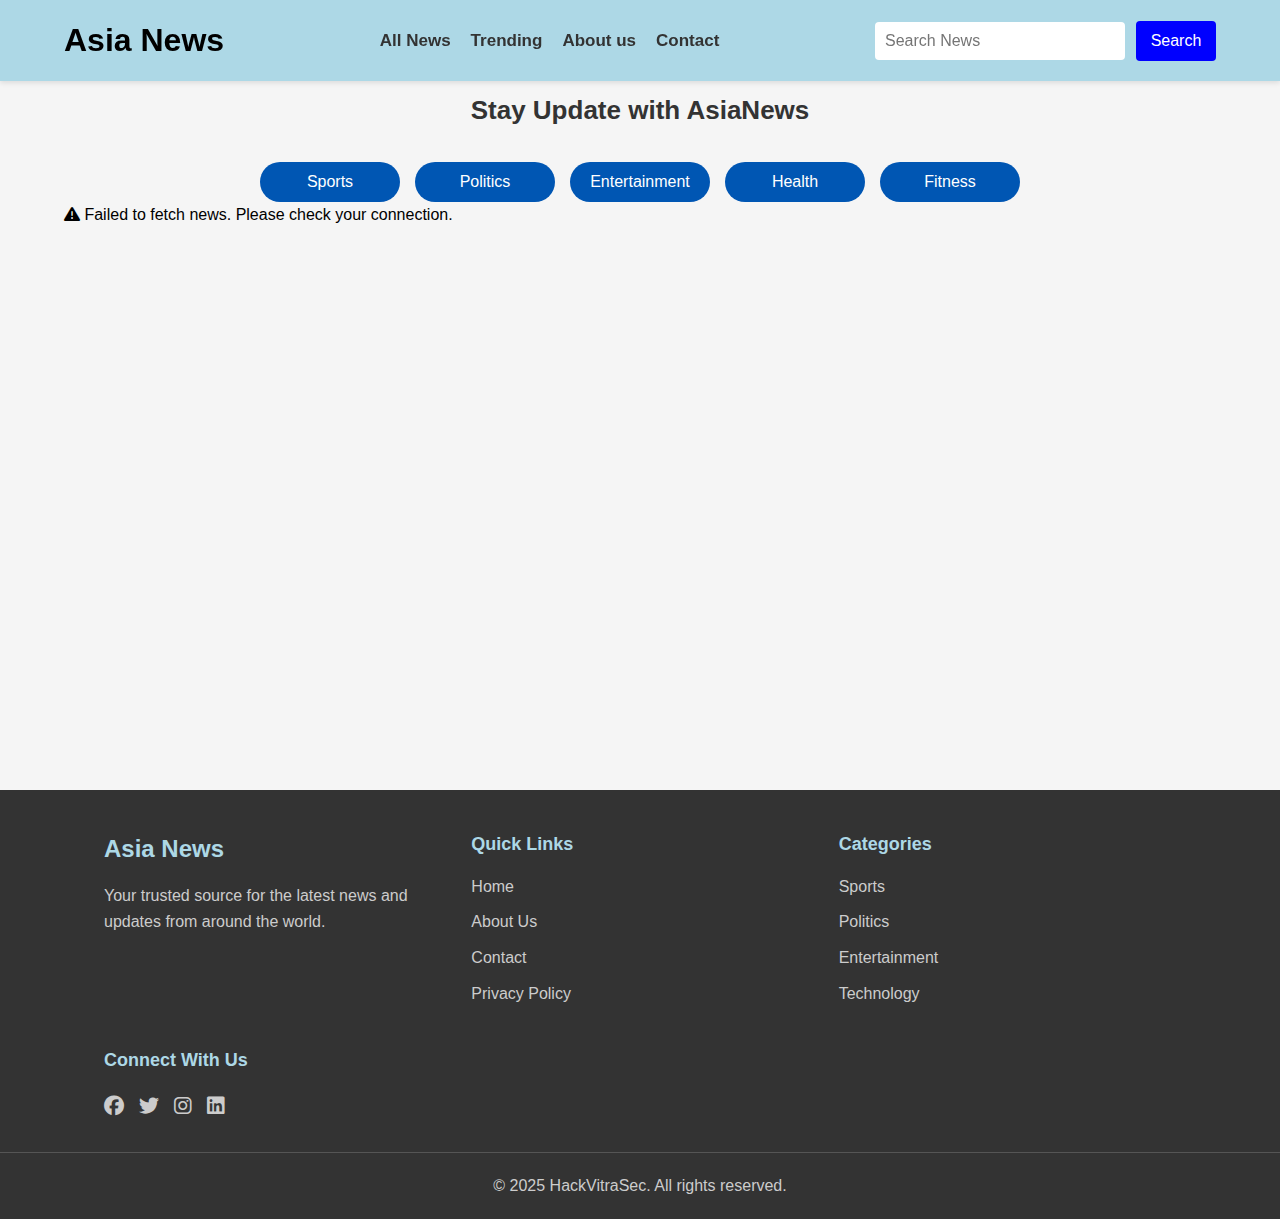
<file: index.html>
<!DOCTYPE html>
<html lang="en">
<head>
    <meta charset="UTF-8">
    <meta name="viewport" content="width=device-width, initial-scale=1.0">
    <title>Asia News</title>
    <link rel="stylesheet" href="style.css">
    <link rel="stylesheet" href="https://cdnjs.cloudflare.com/ajax/libs/font-awesome/6.4.0/css/all.min.css">
</head>
<body>
    <nav>
        <a href="index.html" style="text-decoration: none; color: inherit;">
            <h1>Asia News</h1>
        </a>
        
        <div class="hamburger-menu" id="hamburgerMenu">
            <i class="fas fa-bars"></i>
        </div>
        
        <ul class="nav-links" id="navLinks">
            <li><a href="#" class="nav-link">All News</a></li>
            <li><a href="#" class="nav-link">Trending</a></li>
            <li><a href="./about.html" class="nav-link">About us</a></li>
            <li><a href="./" class="nav-link">Contact</a></li>
        </ul>
        
        <div class="searchBar">
            <input type="text" placeholder="Search News" id="searchInput">
            <button id="searchBtn">Search</button>
        </div>
    </nav>
    
   <div class="mobile-menu" id="mobileMenu">
        <ul>
            <li><a href="index.html" class="mobile-nav-link">All News</a></li>
            <li><a href="#" class="mobile-nav-link">Trending</a></li>
            <li><a href="about.html" class="mobile-nav-link">About</a></li>
            <li><a href="contact.html" class="mobile-nav-link">Contact us</a></li>
        </ul>
    </div>
    
    <main>
        <div>
            <p class="head">Stay Update with AsiaNews</p>
        </div>
        
        <div class="categoryBtn">
            <button value="sports">Sports</button>
            <button value="politics">Politics</button>
            <button value="entertainment">Entertainment</button>
            <button value="health">Health</button>
            <button value="fitness">Fitness</button>
        </div>
        
        <div id="newsContainer"></div>
    </main>
    
    <footer>
        <div class="footer-content">
            <div class="footer-section">
                <h3>Asia News</h3>
                <p>Your trusted source for the latest news and updates from around the world.</p>
            </div>
            
            <div class="footer-section">
                <h4>Quick Links</h4>
                <ul>
                    <li><a href="#">Home</a></li>
                    <li><a href="#">About Us</a></li>
                    <li><a href="#">Contact</a></li>
                    <li><a href="#">Privacy Policy</a></li>
                </ul>
            </div>
            
            <div class="footer-section">
                <h4>Categories</h4>
                <ul>
                    <li><a href="#">Sports</a></li>
                    <li><a href="#">Politics</a></li>
                    <li><a href="#">Entertainment</a></li>
                    <li><a href="#">Technology</a></li>
                </ul>
            </div>
            
            <div class="footer-section">
                <h4>Connect With Us</h4>
                <div class="social-links">
                    <a href="#"><i class="fab fa-facebook"></i></a>
                    <a href="#"><i class="fab fa-twitter"></i></a>
                    <a href="#"><i class="fab fa-instagram"></i></a>
                    <a href="#"><i class="fab fa-linkedin"></i></a>
                </div>
            </div>
        </div>
        
        <div class="footer-bottom">
            <p>&copy; 2025 HackVitraSec. All rights reserved.</p>
        </div>
    </footer>
    
    <script src="script.js"></script>
</body>
</html>
</file>
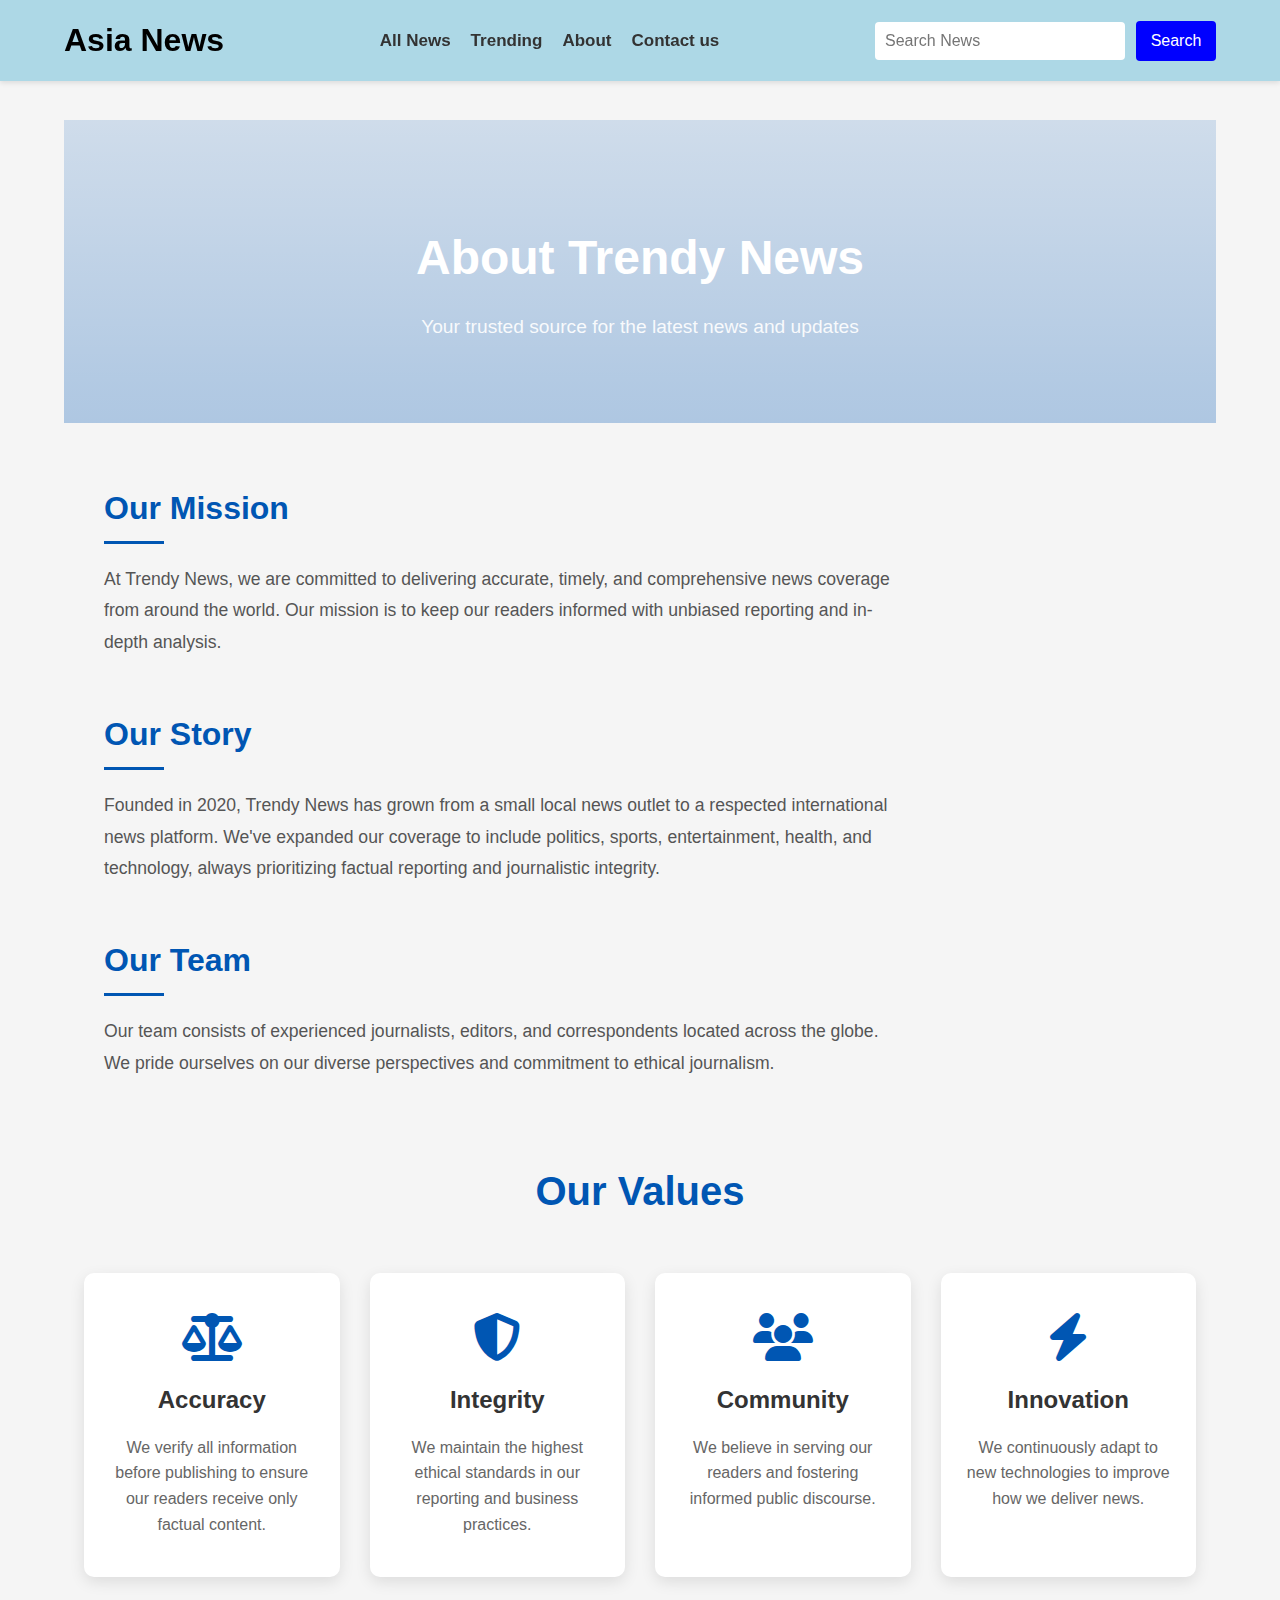
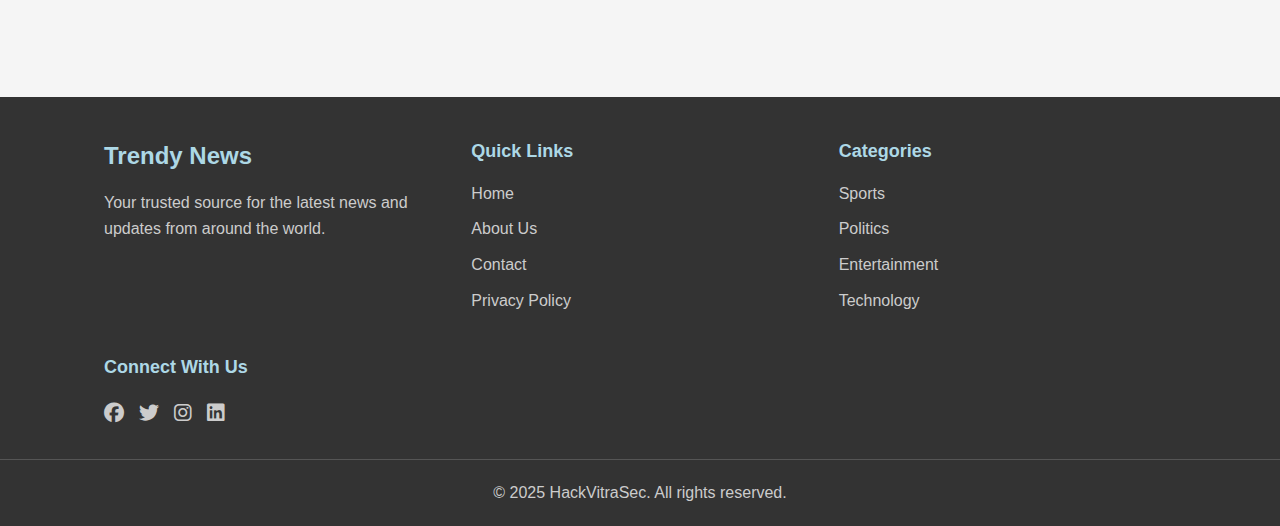
<file: about.html>
<!DOCTYPE html>
<html lang="en">
<head>
    <meta charset="UTF-8">
    <meta name="viewport" content="width=device-width, initial-scale=1.0">
    <title>About Us - Trendy News</title>
    <link rel="stylesheet" href="style.css">
    <link rel="stylesheet" href="about.css">
    <link rel="stylesheet" href="https://cdnjs.cloudflare.com/ajax/libs/font-awesome/6.4.0/css/all.min.css">
</head>
<body>
    <nav>
        <a href="index.html" style="text-decoration: none; color: inherit;">
            <h1>Asia News</h1>
        </a>
        
        <div class="hamburger-menu" id="hamburgerMenu">
            <i class="fas fa-bars"></i>
        </div>
        
        <ul class="nav-links" id="navLinks">
            <li><a href="index.html" class="nav-link">All News</a></li>
            <li><a href="#" class="nav-link">Trending</a></li>
            <li><a href="about.html" class="nav-link">About</a></li>
            <li><a href="contact.html" class="nav-link">Contact us</a></li>
        </ul>
        
        <div class="searchBar">
            <input type="text" placeholder="Search News" id="searchInput">
            <button id="searchBtn">Search</button>
        </div>
    </nav>
    
    <div class="mobile-menu" id="mobileMenu">
        <ul>
            <li><a href="index.html" class="mobile-nav-link">All News</a></li>
            <li><a href="#" class="mobile-nav-link">Trending</a></li>
            <li><a href="about.html" class="mobile-nav-link">About</a></li>
            <li><a href="contact.html" class="mobile-nav-link">Contact us</a></li>
        </ul>
    </div>
    
    <main>
        <div class="about-hero">
            <h1>About Trendy News</h1>
            <p>Your trusted source for the latest news and updates</p>
        </div>
        
        <div class="about-content">
            <div class="about-section">
                <h2>Our Mission</h2>
                <p>At Trendy News, we are committed to delivering accurate, timely, and comprehensive news coverage from around the world. Our mission is to keep our readers informed with unbiased reporting and in-depth analysis.</p>
            </div>
            
            <div class="about-section">
                <h2>Our Story</h2>
                <p>Founded in 2020, Trendy News has grown from a small local news outlet to a respected international news platform. We've expanded our coverage to include politics, sports, entertainment, health, and technology, always prioritizing factual reporting and journalistic integrity.</p>
            </div>
            
            <div class="about-section">
                <h2>Our Team</h2>
                <p>Our team consists of experienced journalists, editors, and correspondents located across the globe. We pride ourselves on our diverse perspectives and commitment to ethical journalism.</p>
            </div>
            
            <div class="values-section">
                <h2>Our Values</h2>
                <div class="values-grid">
                    <div class="value-card">
                        <i class="fas fa-balance-scale"></i>
                        <h3>Accuracy</h3>
                        <p>We verify all information before publishing to ensure our readers receive only factual content.</p>
                    </div>
                    <div class="value-card">
                        <i class="fas fa-shield-alt"></i>
                        <h3>Integrity</h3>
                        <p>We maintain the highest ethical standards in our reporting and business practices.</p>
                    </div>
                    <div class="value-card">
                        <i class="fas fa-users"></i>
                        <h3>Community</h3>
                        <p>We believe in serving our readers and fostering informed public discourse.</p>
                    </div>
                    <div class="value-card">
                        <i class="fas fa-bolt"></i>
                        <h3>Innovation</h3>
                        <p>We continuously adapt to new technologies to improve how we deliver news.</p>
                    </div>
                </div>
            </div>
        </div>
    </main>
    
    <footer>
        <div class="footer-content">
            <div class="footer-section">
                <h3>Trendy News</h3>
                <p>Your trusted source for the latest news and updates from around the world.</p>
            </div>
            
            <div class="footer-section">
                <h4>Quick Links</h4>
                <ul>
                    <li><a href="index.html">Home</a></li>
                    <li><a href="about.html">About Us</a></li>
                    <li><a href="contact.html">Contact</a></li>
                    <li><a href="#">Privacy Policy</a></li>
                </ul>
            </div>
            
            <div class="footer-section">
                <h4>Categories</h4>
                <ul>
                    <li><a href="#">Sports</a></li>
                    <li><a href="#">Politics</a></li>
                    <li><a href="#">Entertainment</a></li>
                    <li><a href="#">Technology</a></li>
                </ul>
            </div>
            
            <div class="footer-section">
                <h4>Connect With Us</h4>
                <div class="social-links">
                    <a href="#"><i class="fab fa-facebook"></i></a>
                    <a href="#"><i class="fab fa-twitter"></i></a>
                    <a href="#"><i class="fab fa-instagram"></i></a>
                    <a href="#"><i class="fab fa-linkedin"></i></a>
                </div>
            </div>
        </div>
        
        <div class="footer-bottom">
            <p>&copy; 2025 HackVitraSec. All rights reserved.</p>
        </div>
    </footer>
    
    <script src="script.js"></script>
</body>
</html>
</file>
<file: about.css>
/* About Page Styles */
.about-hero {
   background: linear-gradient(rgba(0, 86, 179, 0.1), rgba(0, 86, 179, 0.5)), 
                 url('https://images.unsplash.com/photo-1495020689067-958852a7765e?ixlib=rb-4.0.3&auto=format&fit=crop&w=2000&q=80');
    background-size: cover;
    background-position: center;
    background-attachment: fixed;
    color: white;
    text-align: center;
    padding: 100px 20px 80px;
    margin-top: 60px;
}
.about-hero h1 {
    font-size: 3rem;
    margin-bottom: 15px;
    font-weight: 700;
}

.about-hero p {
    font-size: 1.2rem;
    max-width: 600px;
    margin: 0 auto;
    opacity: 0.9;
}

.about-content {
    max-width: 1200px;
    margin: 0 auto;
    padding: 60px 20px;
}

.about-section {
    margin-bottom: 50px;
    padding: 0 20px;
}

.about-section h2 {
    color: #0056b3;
    font-size: 2rem;
    margin-bottom: 20px;
    position: relative;
    padding-bottom: 10px;
}

.about-section h2::after {
    content: '';
    position: absolute;
    bottom: 0;
    left: 0;
    width: 60px;
    height: 3px;
    background-color: #0056b3;
}

.about-section p {
    font-size: 1.1rem;
    line-height: 1.8;
    color: #555;
    max-width: 800px;
}

.values-section {
    margin-top: 80px;
    text-align: center;
}

.values-section h2 {
    color: #0056b3;
    font-size: 2.5rem;
    margin-bottom: 50px;
}

.values-grid {
    display: grid;
    grid-template-columns: repeat(auto-fit, minmax(250px, 1fr));
    gap: 30px;
    margin-top: 30px;
}

.value-card {
    background: white;
    padding: 40px 25px;
    border-radius: 10px;
    box-shadow: 0 5px 15px rgba(0, 0, 0, 0.1);
    transition: transform 0.3s ease, box-shadow 0.3s ease;
}

.value-card:hover {
    transform: translateY(-10px);
    box-shadow: 0 15px 30px rgba(0, 0, 0, 0.15);
}

.value-card i {
    font-size: 3rem;
    color: #0056b3;
    margin-bottom: 20px;
}

.value-card h3 {
    font-size: 1.5rem;
    margin-bottom: 15px;
    color: #333;
}

.value-card p {
    color: #666;
    line-height: 1.6;
}

/* Responsive Styles */
@media (max-width: 768px) {
    .about-hero {
        padding: 60px 20px 40px;
    }
    
    .about-hero h1 {
        font-size: 2.2rem;
    }
    
    .about-hero p {
        font-size: 1rem;
    }
    
    .about-section h2 {
        font-size: 1.7rem;
    }
    
    .values-section h2 {
        font-size: 2rem;
    }
    
    .values-grid {
        grid-template-columns: 1fr;
    }
}

@media (max-width: 480px) {
    .about-hero h1 {
        font-size: 1.8rem;
    }
    
    .about-section {
        padding: 0 10px;
    }
    
    .about-section p {
        font-size: 1rem;
    }
}
</file>
<file: style.css>
/* Reset and Base Styles */
* {
  margin: 0;
  padding: 0;
  box-sizing: border-box;
}

body {
  font-family: -apple-system, BlinkMacSystemFont, 'Segoe UI', 'Roboto', 'Oxygen',
    'Ubuntu', 'Cantarell', 'Fira Sans', 'Droid Sans', 'Helvetica Neue',
    sans-serif;
  background-color: #f5f5f5;
  line-height: 1.6;
}

/* Navigation Styles */
nav {
  display: flex;
  align-items: center;
  justify-content: space-between;
  background-color: lightblue;
  padding: 15px 5%;
  position: fixed;
  /* ✅ FIXED NAVBAR */
  top: 0;
  left: 0;
  right: 0;
  box-shadow: 0 2px 5px rgba(0, 0, 0, 0.1);
  z-index: 1000;
}

.nav-brand h1 {
  color: #333;
  font-size: 24px;
}

.nav-links {
  display: flex;
  gap: 20px;
  list-style: none;
}

.nav-link {
  font-weight: 600;
  font-size: 17px;
  color: #333;
  text-decoration: none;
  transition: color 0.3s ease;
}

.nav-link:hover {
  color: #007bff;
}

.searchBar {
  display: flex;
  align-items: center;
  gap: 11px;
}

nav input {
  width: 250px;
  padding: 10px;
  font-size: 16px;
  border: none;
  border-radius: 4px;
  outline: none;
}

nav button {
  width: 80px;
  height: 40px;
  background-color: blue;
  border: none;
  border-radius: 4px;
  color: white;
  font-size: 16px;
  cursor: pointer;
  transition: background-color 0.3s ease;
}

nav button:hover {
  background-color: #0056b3;
}

/* Hamburger Menu */
.hamburger-menu {
  display: none;
  font-size: 26px;
  cursor: pointer;
  color: #333;
}

/* Mobile Menu */
.mobile-menu {
  display: none;
  position: absolute;
  top: 70px;
  /* ✅ Positioned below fixed navbar */
  left: 0;
  right: 0;
  background-color: lightblue;
  padding: 20px;
  box-shadow: 0 5px 10px rgba(0, 0, 0, 0.1);
  z-index: 999;
}

.mobile-menu.active {
  display: block;
}

.mobile-menu ul {
  list-style: none;
}

.mobile-menu li {
  margin-bottom: 15px;
}

.mobile-nav-link {
  font-weight: 600;
  font-size: 18px;
  color: #333;
  text-decoration: none;
  display: block;
  padding: 10px;
  transition: background-color 0.3s ease;
}

.mobile-nav-link:hover {
  background-color: rgba(255, 255, 255, 0.3);
  border-radius: 4px;
}

/* Main Content */
main {
  min-height: calc(100vh - 160px);
  padding: 60px 5% 10px;
  /* ✅ Added top padding so content not hidden */
}

.head {
  text-align: center;
  font-weight: 600;
  font-size: 26px;
  margin: 30px 0;
  color: #333;
}

.categoryBtn {
  display: flex;
  justify-content: center;
  gap: 15px;
  /* margin: 30px 0; */
  flex-wrap: wrap;
}

.categoryBtn button {
  width: 140px;
  height: 40px;
  background-color: #0056b3;
  border: none;
  outline: none;
  font-size: 16px;
  border-radius: 20px;
  color: white;
  cursor: pointer;
  transition: all 0.3s ease;
}

.categoryBtn button:hover {
  background-color: rgb(220, 88, 88);
  transform: translateY(-2px);
}

/* News Cards */
.cardContainer {
  display: flex;
  justify-content: center;
  gap: 30px;
  flex-wrap: wrap;
  padding: 20px 0;
}

.card {
  width: 320px;
  box-shadow: 0 4px 8px rgba(0, 0, 0, 0.1);
  background-color: white;
  border-radius: 8px;
  margin-top: 20px;
  border: 1px solid rgb(236, 236, 236);
  transition: transform 0.3s ease, box-shadow 0.3s ease;
  overflow: hidden;
}

.card:hover {
  transform: translateY(-5px);
  box-shadow: 0 8px 16px rgba(0, 0, 0, 0.2);
}

.card img {
  width: 100%;
  height: 180px;
  object-fit: cover;
}

.card .content {
  padding: 15px;
}

.card .title {
  font-weight: 600;
  font-size: 18px;
  color: #333;
  text-decoration: none;
  display: block;
  margin-bottom: 10px;
  line-height: 1.4;
}

.card .title:hover {
  color: #007bff;
  text-decoration: underline;
}

.card p {
  color: #666;
  margin-bottom: 15px;
  line-height: 1.5;
}

.card button {
  background-color: rgb(29, 162, 214);
  border: none;
  cursor: pointer;
  width: 100px;
  height: 35px;
  color: white;
  font-size: 14px;
  border-radius: 4px;
  transition: background-color 0.3s ease;
}

.card button:hover {
  background-color: rgb(24, 142, 187);
}

/* Footer Styles */
footer {
  background-color: #333;
  color: white;
  padding: 40px 0 20px;
  margin-top: 50px;
}

.footer-content {
  display: flex;
  justify-content: space-between;
  flex-wrap: wrap;
  max-width: 1200px;
  margin: 0 auto;
  padding: 0 5%;
  gap: 30px;
}

.footer-section {
  flex: 1;
  min-width: 250px;
}

.footer-section h3 {
  color: lightblue;
  margin-bottom: 15px;
  font-size: 24px;
}

.footer-section h4 {
  color: lightblue;
  margin-bottom: 15px;
  font-size: 18px;
}

.footer-section p {
  color: #ccc;
  line-height: 1.6;
}

.footer-section ul {
  list-style: none;
}

.footer-section ul li {
  margin-bottom: 10px;
}

.footer-section ul li a {
  color: #ccc;
  text-decoration: none;
  transition: color 0.3s ease;
}

.footer-section ul li a:hover {
  color: lightblue;
}

.social-links {
  display: flex;
  gap: 15px;
  margin-top: 15px;
}

.social-links a {
  color: #ccc;
  font-size: 20px;
  transition: color 0.3s ease;
}

.social-links a:hover {
  color: lightblue;
}

.footer-bottom {
  text-align: center;
  margin-top: 30px;
  padding-top: 20px;
  border-top: 1px solid #555;
  color: #ccc;
}

/* Responsive */
@media (max-width: 768px) {
  .nav-links {
    display: none;
  }

  .hamburger-menu {
    display: block;
  }

  .searchBar {
    display: none;
  }

  .footer-content {
    flex-direction: column;
    gap: 30px;
  }

  .categoryBtn {
    gap: 10px;
  }

  .categoryBtn button {
    width: 120px;
    font-size: 14px;
  }
}

@media (max-width: 480px) {
  .nav-brand h1 {
    font-size: 20px;
  }

  .head {
    font-size: 22px;
  }

  .categoryBtn {
    flex-direction: column;
    align-items: center;
  }

  .categoryBtn button {
    width: 200px;
  }

  .card {
    width: 100%;
    max-width: 320px;
  }
}
</file>
